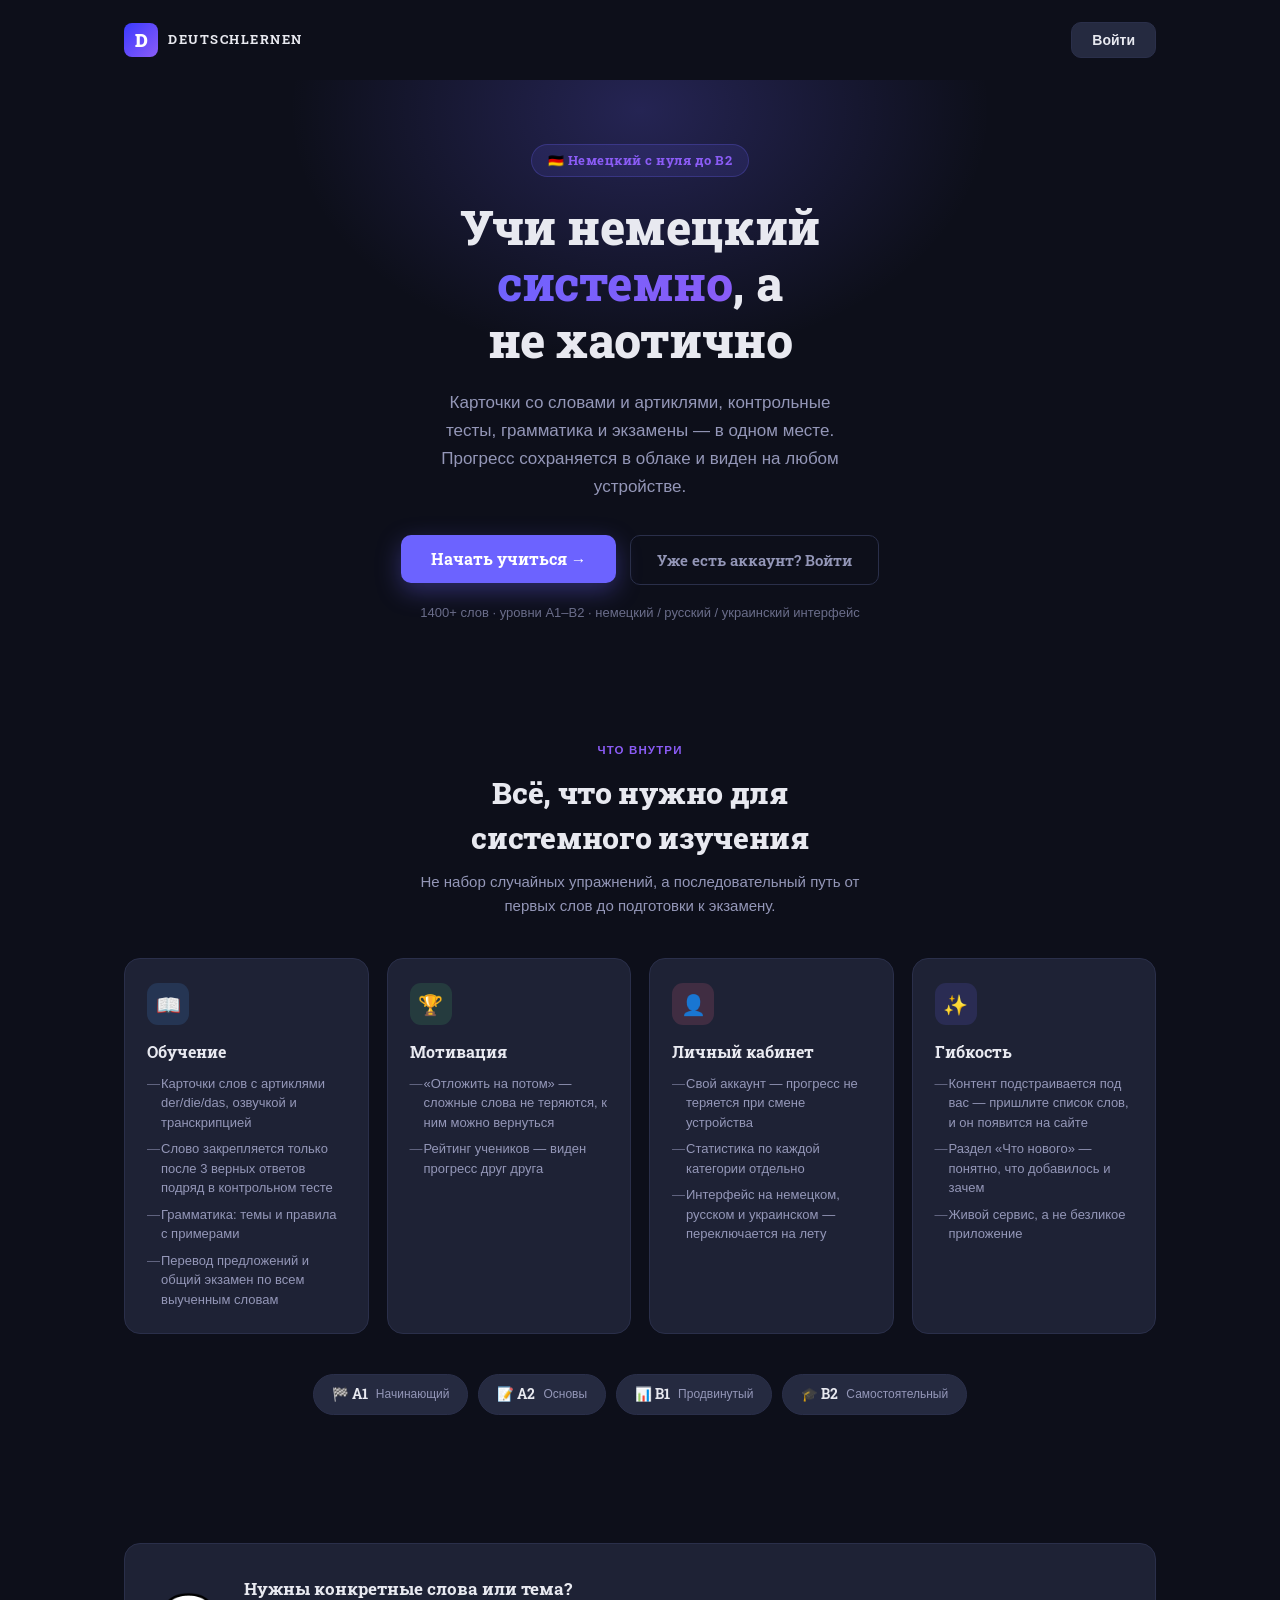
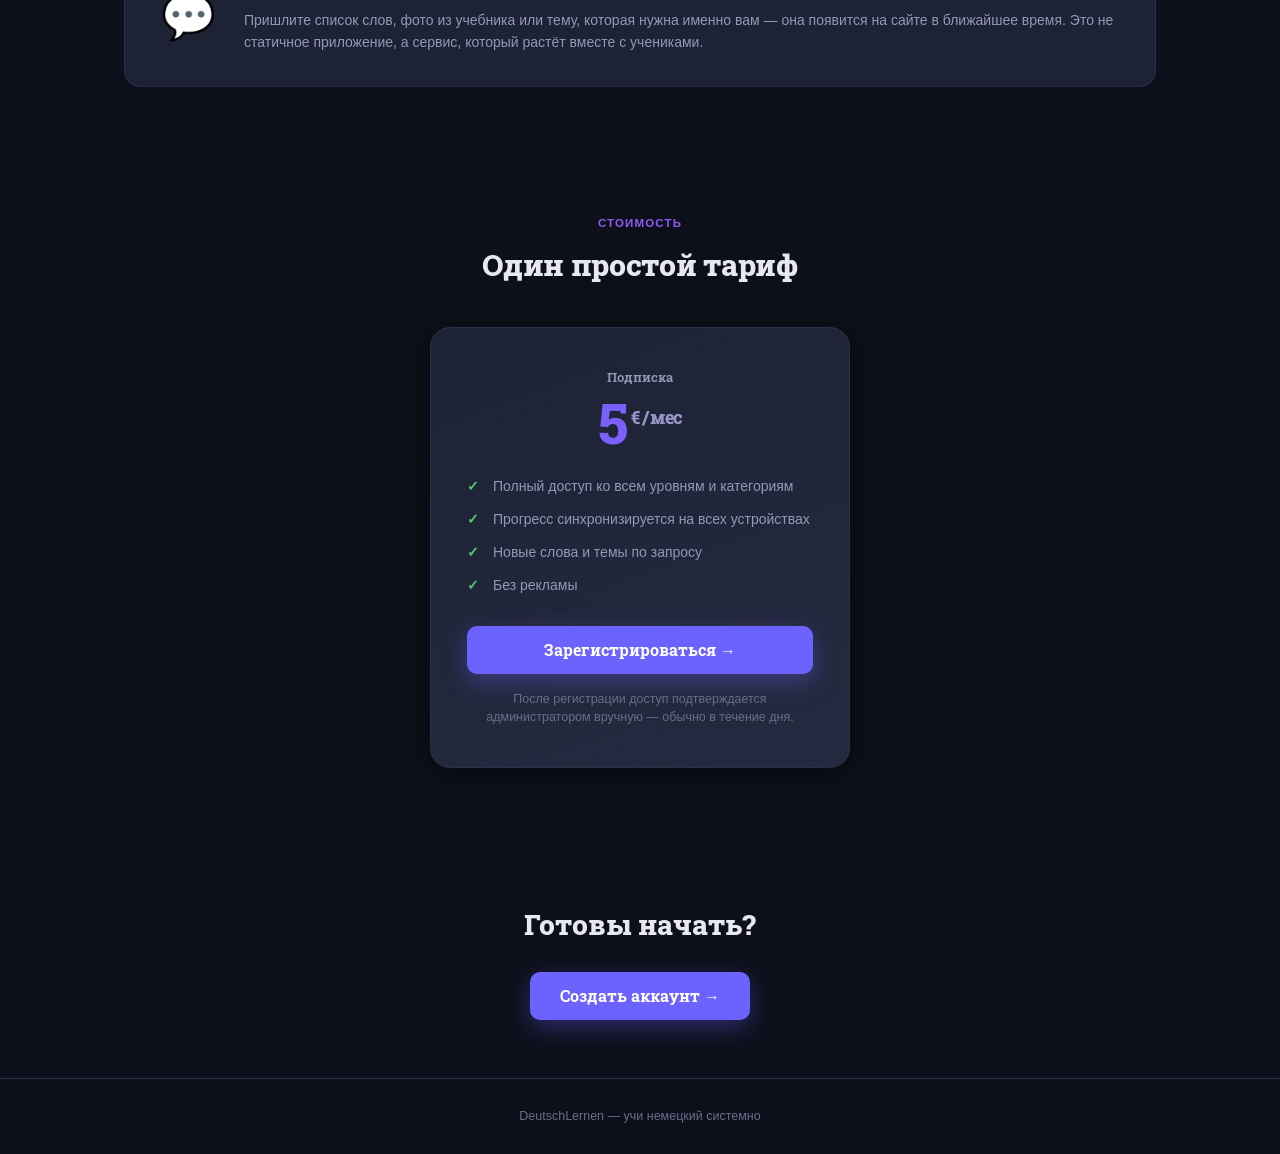
<file: index.html>
<!DOCTYPE html>
<html lang="ru">
<head>
  <meta charset="UTF-8">
  <meta name="viewport" content="width=device-width, initial-scale=1.0">
  <title>DeutschLernen — учи немецкий системно</title>
  <meta name="description" content="Слова, грамматика и экзамены по-немецки: карточки с артиклями, контрольные тесты, прогресс в облаке. Первые уроки — бесплатно.">
  <link rel="icon" type="image/svg+xml" href="assets/favicon.svg?v=1">
  <link rel="apple-touch-icon" href="assets/favicon.svg?v=1">
  <meta name="theme-color" content="#6c63ff">
  <link rel="preconnect" href="https://fonts.googleapis.com">
  <link rel="preconnect" href="https://fonts.gstatic.com" crossorigin>
  <link href="https://fonts.googleapis.com/css2?family=Roboto+Slab:wght@400;500;600;700;800;900&display=swap" rel="stylesheet">
  <link rel="stylesheet" href="assets/css/landing.css?v=20260719b">
  <script>
    /* Если это переход из письма Supabase (подтверждение почты / сброс пароля) —
       сразу в приложение, а не на лендинг, сохранив параметры ссылки. */
    if (location.hash.includes('access_token') || location.hash.includes('type=recovery') || location.search.includes('code=')) {
      location.replace('app.html' + location.search + location.hash);
    }
  </script>
</head>
<body>

  <div class="container">
    <header class="l-header">
      <div class="l-logo">
        <div class="l-logo-badge">D</div>
        <span class="l-logo-text">DEUTSCHLERNEN</span>
      </div>
      <a href="app.html"><button class="l-header-cta">Войти</button></a>
    </header>
  </div>

  <section class="l-hero">
    <div class="container">
      <span class="l-eyebrow">🇩🇪 Немецкий с нуля до B2</span>
      <h1>Учи немецкий <span class="hl">системно</span>, а не хаотично</h1>
      <p class="lede">Карточки со словами и артиклями, контрольные тесты, грамматика и экзамены — в одном месте. Прогресс сохраняется в облаке и виден на любом устройстве.</p>
      <div class="l-cta-row">
        <a href="app.html"><button class="l-btn-primary">Начать учиться →</button></a>
        <a href="app.html"><button class="l-btn-ghost">Уже есть аккаунт? Войти</button></a>
      </div>
      <div class="l-trust">1400+ слов · уровни A1–B2 · немецкий / русский / украинский интерфейс</div>
    </div>
  </section>

  <section class="l-section">
    <div class="container">
      <div class="l-section-head">
        <div class="l-section-eyebrow">Что внутри</div>
        <h2>Всё, что нужно для системного изучения</h2>
        <p class="l-section-sub">Не набор случайных упражнений, а последовательный путь от первых слов до подготовки к экзамену.</p>
      </div>

      <div class="l-feat-grid">
        <div class="l-feat-card">
          <div class="l-feat-icon" style="background:rgba(74,158,255,.15)">📖</div>
          <h3>Обучение</h3>
          <ul>
            <li>Карточки слов с артиклями der/die/das, озвучкой и транскрипцией</li>
            <li>Слово закрепляется только после 3 верных ответов подряд в контрольном тесте</li>
            <li>Грамматика: темы и правила с примерами</li>
            <li>Перевод предложений и общий экзамен по всем выученным словам</li>
          </ul>
        </div>
        <div class="l-feat-card">
          <div class="l-feat-icon" style="background:rgba(78,203,113,.15)">🏆</div>
          <h3>Мотивация</h3>
          <ul>
            <li>«Отложить на потом» — сложные слова не теряются, к ним можно вернуться</li>
            <li>Рейтинг учеников — виден прогресс друг друга</li>
          </ul>
        </div>
        <div class="l-feat-card">
          <div class="l-feat-icon" style="background:rgba(255,107,138,.15)">👤</div>
          <h3>Личный кабинет</h3>
          <ul>
            <li>Свой аккаунт — прогресс не теряется при смене устройства</li>
            <li>Статистика по каждой категории отдельно</li>
            <li>Интерфейс на немецком, русском и украинском — переключается на лету</li>
          </ul>
        </div>
        <div class="l-feat-card">
          <div class="l-feat-icon" style="background:rgba(108,99,255,.15)">✨</div>
          <h3>Гибкость</h3>
          <ul>
            <li>Контент подстраивается под вас — пришлите список слов, и он появится на сайте</li>
            <li>Раздел «Что нового» — понятно, что добавилось и зачем</li>
            <li>Живой сервис, а не безликое приложение</li>
          </ul>
        </div>
      </div>

      <div class="l-levels">
        <div class="l-level-pill">🏁 A1 <span class="lv-name">Начинающий</span></div>
        <div class="l-level-pill">📝 A2 <span class="lv-name">Основы</span></div>
        <div class="l-level-pill">📊 B1 <span class="lv-name">Продвинутый</span></div>
        <div class="l-level-pill">🎓 B2 <span class="lv-name">Самостоятельный</span></div>
      </div>
    </div>
  </section>

  <section class="l-section">
    <div class="container">
      <div class="l-flex">
        <div class="l-flex-emoji">💬</div>
        <div>
          <h3>Нужны конкретные слова или тема?</h3>
          <p>Пришлите список слов, фото из учебника или тему, которая нужна именно вам — она появится на сайте в ближайшее время. Это не статичное приложение, а сервис, который растёт вместе с учениками.</p>
        </div>
      </div>
    </div>
  </section>

  <section class="l-section">
    <div class="container">
      <div class="l-section-head">
        <div class="l-section-eyebrow">Стоимость</div>
        <h2>Один простой тариф</h2>
      </div>
      <div class="l-price-card">
        <div style="font-size:13px;color:var(--text-muted);font-weight:600">Подписка</div>
        <div class="l-price-num">5<sup>€ / мес</sup></div>
        <ul class="l-price-list">
          <li>Полный доступ ко всем уровням и категориям</li>
          <li>Прогресс синхронизируется на всех устройствах</li>
          <li>Новые слова и темы по запросу</li>
          <li>Без рекламы</li>
        </ul>
        <a href="app.html"><button class="l-btn-primary" style="width:100%">Зарегистрироваться →</button></a>
        <div class="l-price-note">После регистрации доступ подтверждается администратором вручную — обычно в течение дня.</div>
      </div>
    </div>
  </section>

  <section class="l-footer-cta">
    <div class="container">
      <h2>Готовы начать?</h2>
      <div class="l-cta-row">
        <a href="app.html"><button class="l-btn-primary">Создать аккаунт →</button></a>
      </div>
    </div>
  </section>

  <footer class="l-footer">
    <div class="container">DeutschLernen — учи немецкий системно</div>
  </footer>

</body>
</html>
</file>
<file: assets/css/landing.css>
/* ══════════════════════════════════════════════════
   LANDING — использует ту же палитру, что и приложение
══════════════════════════════════════════════════ */
:root {
  --bg:    #0d0f1a;
  --bg2:   #131625;
  --bg3:   #1a1d2e;
  --bg4:   #21253a;
  --card:  #1e2235;
  --card2: #252a40;
  --border:#2a2f4a;

  --text:      #e8e9f0;
  --text-muted:#9497b8;
  --text-dim:  #6a6d8a;

  --der:    #4a9eff;
  --die:    #ff6b8a;
  --das:    #4ecb71;

  --accent: #6c63ff;
  --accent2:#8b5cf6;
  --warn:   #f59e0b;

  --r:  16px;
  --rs: 10px;
  --sh: 0 4px 28px rgba(0,0,0,.45);
}

* , *::before, *::after { box-sizing: border-box; margin: 0; padding: 0; }
html { overflow-x: hidden; max-width: 100%; }
body {
  background: var(--bg);
  color: var(--text);
  font-family: 'Roboto Slab', Georgia, serif;
  line-height: 1.5;
  -webkit-font-smoothing: antialiased;
}
a { color: inherit; text-decoration: none; }
img { max-width: 100%; display: block; }
.container { max-width: 1080px; margin: 0 auto; padding: 0 24px; }

/* ── HEADER ── */
.l-header {
  display: flex; align-items: center; justify-content: space-between;
  padding: 22px 0;
}
.l-logo { display: flex; align-items: center; gap: 10px; }
.l-logo-badge {
  width: 34px; height: 34px;
  background: linear-gradient(135deg,#3a3aff,#8b5cf6);
  border-radius: 8px;
  display: flex; align-items: center; justify-content: center;
  font-weight: 900; font-size: 18px; color: #fff; flex-shrink: 0;
}
.l-logo-text { font-size: 13px; font-weight: 700; letter-spacing: 1.5px; }
.l-header-cta {
  background: var(--card2); color: var(--text);
  border: 1px solid var(--border);
  border-radius: var(--rs); padding: 9px 20px;
  font-size: 14px; font-weight: 600; cursor: pointer;
  transition: border-color .15s, transform .12s;
}
.l-header-cta:hover { border-color: var(--accent); transform: translateY(-1px); }

/* ── HERO ── */
.l-hero {
  position: relative;
  padding: 64px 0 56px;
  text-align: center;
  overflow: hidden;
}
.l-hero::before {
  content: "";
  position: absolute; top: -220px; left: 50%; transform: translateX(-50%);
  width: 700px; height: 500px;
  background: radial-gradient(closest-side, rgba(108,99,255,.25), transparent);
  pointer-events: none;
  z-index: 0;
}
.l-hero > * { position: relative; z-index: 1; }
.l-eyebrow {
  display: inline-flex; align-items: center; gap: 8px;
  font-size: 12.5px; font-weight: 700; letter-spacing: .04em;
  color: var(--accent2);
  background: rgba(108,99,255,.12);
  border: 1px solid rgba(108,99,255,.25);
  border-radius: 999px; padding: 6px 16px;
  margin-bottom: 22px;
}
.l-hero h1 {
  font-size: clamp(30px, 5vw, 48px);
  font-weight: 800;
  line-height: 1.18;
  letter-spacing: -.01em;
  max-width: 15ch;
  margin: 0 auto 20px;
  text-wrap: balance;
}
.l-hero h1 .hl {
  background: linear-gradient(135deg, var(--accent), var(--accent2));
  -webkit-background-clip: text; background-clip: text; color: transparent;
}
.l-hero p.lede {
  font-size: 17px; color: var(--text-muted); line-height: 1.65;
  max-width: 46ch; margin: 0 auto 34px;
  font-family: -apple-system, "Segoe UI", sans-serif;
}
.l-cta-row { display: flex; gap: 14px; justify-content: center; flex-wrap: wrap; margin-bottom: 18px; }
.l-btn-primary {
  background: var(--accent); color: #fff; border: none;
  border-radius: var(--rs); padding: 14px 30px;
  font-size: 15.5px; font-weight: 700; cursor: pointer;
  font-family: inherit;
  transition: background .15s, transform .12s;
  box-shadow: 0 8px 24px rgba(108,99,255,.35);
}
.l-btn-primary:hover { background: var(--accent2); transform: translateY(-2px); }
.l-btn-ghost {
  background: transparent; color: var(--text-muted); border: 1px solid var(--border);
  border-radius: var(--rs); padding: 14px 26px;
  font-size: 15px; font-weight: 600; cursor: pointer;
  font-family: inherit;
  transition: border-color .15s, color .15s;
}
.l-btn-ghost:hover { border-color: var(--accent); color: var(--text); }
.l-trust {
  font-size: 13px; color: var(--text-dim);
  font-family: -apple-system, "Segoe UI", sans-serif;
}

/* ── SECTION SHARED ── */
.l-section { padding: 64px 0; }
.l-section-head { text-align: center; max-width: 52ch; margin: 0 auto 40px; }
.l-section-eyebrow {
  font-size: 11.5px; font-weight: 700; text-transform: uppercase; letter-spacing: .1em;
  color: var(--accent2); margin-bottom: 10px;
  font-family: -apple-system, "Segoe UI", sans-serif;
}
.l-section h2 { font-size: clamp(24px,3vw,30px); font-weight: 800; letter-spacing: -.01em; text-wrap: balance; }
.l-section-sub {
  font-size: 15px; color: var(--text-muted); margin-top: 10px; line-height: 1.6;
  font-family: -apple-system, "Segoe UI", sans-serif;
}

/* ── FEATURES ── */
.l-feat-grid { display: grid; grid-template-columns: repeat(4, 1fr); gap: 18px; }
@media (max-width: 900px) { .l-feat-grid { grid-template-columns: 1fr 1fr; } }
@media (max-width: 560px) { .l-feat-grid { grid-template-columns: 1fr; } }
.l-feat-card {
  background: var(--card); border: 1px solid var(--border); border-radius: var(--r);
  padding: 24px 22px;
  transition: transform .15s, border-color .15s;
}
.l-feat-card:hover { transform: translateY(-3px); border-color: var(--accent); }
.l-feat-icon {
  width: 42px; height: 42px; border-radius: 11px;
  display: flex; align-items: center; justify-content: center;
  font-size: 20px; margin-bottom: 16px;
}
.l-feat-card h3 { font-size: 15.5px; font-weight: 700; margin-bottom: 10px; }
.l-feat-card ul { list-style: none; display: flex; flex-direction: column; gap: 7px; }
.l-feat-card li {
  font-size: 13px; color: var(--text-muted); line-height: 1.5; padding-left: 14px; position: relative;
  font-family: -apple-system, "Segoe UI", sans-serif;
}
.l-feat-card li::before { content: "—"; position: absolute; left: 0; color: var(--text-dim); }

/* ── SAMPLE / SCREENSHOT STRIP ── */
.l-levels { display: flex; gap: 10px; justify-content: center; flex-wrap: wrap; margin-top: 40px; }
.l-level-pill {
  display: flex; align-items: center; gap: 8px;
  background: var(--card2); border: 1px solid var(--border); border-radius: 999px;
  padding: 9px 18px; font-size: 13.5px; font-weight: 700;
}
.l-level-pill .lv-emoji { font-size: 15px; }
.l-level-pill .lv-name {
  font-weight: 400; color: var(--text-muted); font-size: 12px;
  font-family: -apple-system, "Segoe UI", sans-serif;
}

/* ── PRICING ── */
.l-price-card {
  max-width: 420px; margin: 0 auto;
  background: linear-gradient(160deg, var(--card), var(--card2));
  border: 1px solid var(--border); border-radius: 20px;
  padding: 40px 36px;
  text-align: center;
  box-shadow: var(--sh);
}
.l-price-num {
  font-size: 56px; font-weight: 800; letter-spacing: -.02em; line-height: 1;
  background: linear-gradient(135deg, var(--accent), var(--accent2));
  -webkit-background-clip: text; background-clip: text; color: transparent;
  margin: 6px 0 4px;
}
.l-price-num sup { font-size: 18px; font-weight: 700; -webkit-text-fill-color: var(--text-muted); margin-left: 4px; }
.l-price-list {
  list-style: none; text-align: left; margin: 26px 0 30px;
  display: flex; flex-direction: column; gap: 12px;
  font-family: -apple-system, "Segoe UI", sans-serif;
}
.l-price-list li { font-size: 14px; color: var(--text-muted); padding-left: 26px; position: relative; }
.l-price-list li::before { content: "✓"; position: absolute; left: 0; color: var(--das); font-weight: 700; }
.l-price-note {
  font-size: 12.5px; color: var(--text-dim); margin-top: 16px; line-height: 1.5;
  font-family: -apple-system, "Segoe UI", sans-serif;
}

/* ── FLEX PITCH ── */
.l-flex {
  background: var(--card); border: 1px solid var(--border); border-radius: var(--r);
  padding: 32px 36px;
  display: flex; align-items: center; gap: 28px;
}
@media (max-width: 640px) { .l-flex { flex-direction: column; text-align: center; } }
.l-flex-emoji { font-size: 44px; flex-shrink: 0; }
.l-flex h3 { font-size: 17px; font-weight: 700; margin-bottom: 8px; }
.l-flex p {
  font-size: 14px; color: var(--text-muted); line-height: 1.6;
  font-family: -apple-system, "Segoe UI", sans-serif;
}

/* ── FOOTER CTA ── */
.l-footer-cta { text-align: center; padding: 72px 0 40px; }
.l-footer-cta h2 { font-size: clamp(22px,3vw,28px); font-weight: 800; margin-bottom: 26px; text-wrap: balance; }

.l-footer {
  border-top: 1px solid var(--border);
  padding: 28px 0;
  text-align: center;
  font-size: 12.5px;
  color: var(--text-dim);
  font-family: -apple-system, "Segoe UI", sans-serif;
}
</file>
